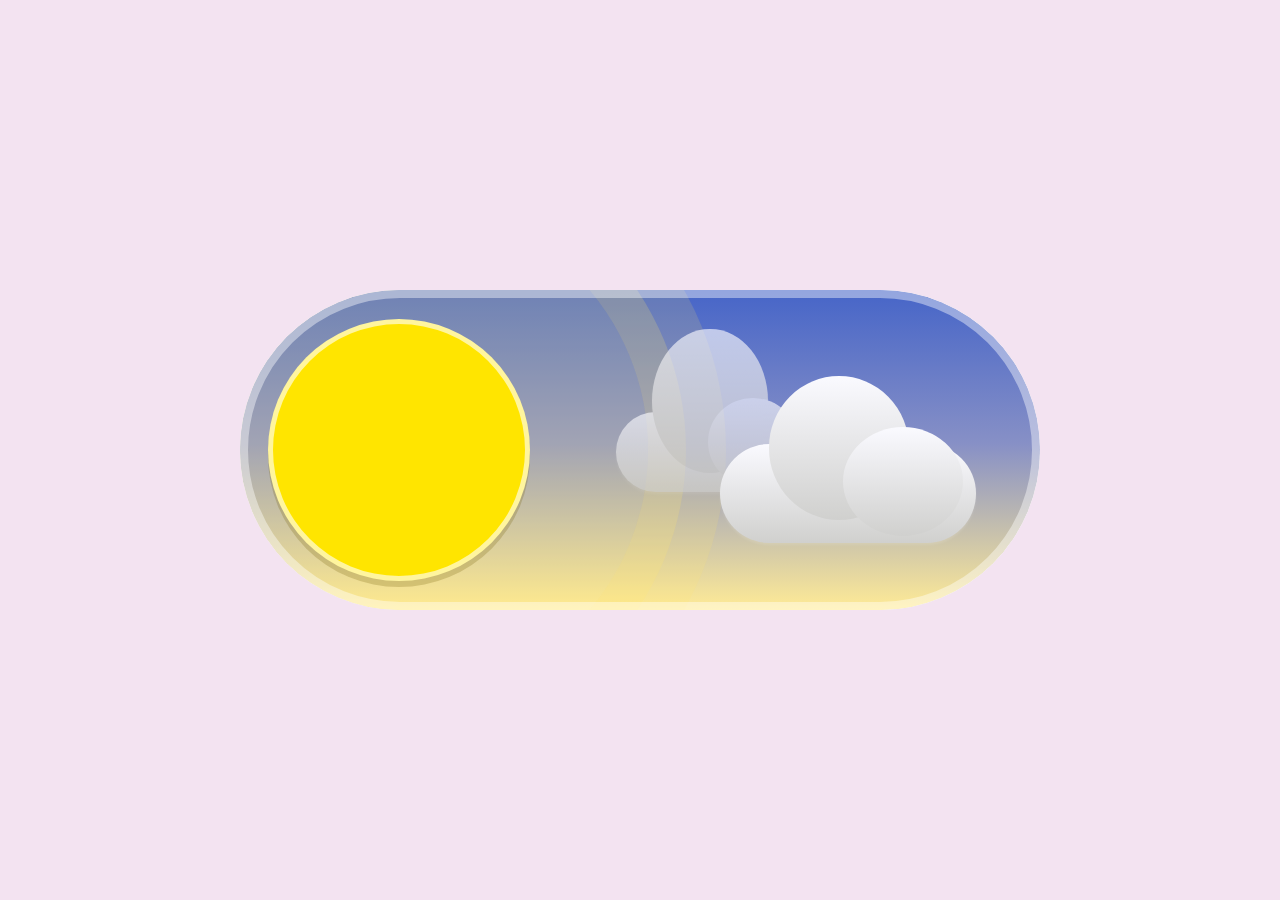
<file: index.html>
<!DOCTYPE html>
<html lang="en">
<head>
<meta charset="utf-8"/>
<meta content="width=device-width, initial-scale=1, viewport-fit=cover" name="viewport"/>
<title>Sun & Moon Toggle</title>
<meta name="description" content="An interactive animated Sun & Moon toggle switch. Click to switch between day and night.">
<meta property="og:title" content="Sun & Moon Toggle"/>
<meta property="og:type" content="website"/>
<meta property="og:url" content="https://myya-design.github.io/toggles/"/>
<meta property="og:description" content="An interactive animated day and night toggle switch."/>
<meta property="og:image" content="https://myya-design.github.io/toggles/og.jpg"/>
<meta property="og:image:type" content="image/jpeg"/>
<meta property="og:image:width" content="1200"/>
<meta property="og:image:height" content="630"/>
<meta property="og:image:alt" content="Sun and Moon interactive toggle switch with day and night scenes"/>
<meta name="twitter:card" content="summary_large_image"/>
<meta name="twitter:title" content="Sun & Moon Toggle"/>
<meta name="twitter:description" content="An interactive animated day and night toggle switch."/>
<meta name="twitter:image" content="https://myya-design.github.io/toggles/og.jpg"/>
<link rel="canonical" href="https://myya-design.github.io/toggles/"/>
<link rel="stylesheet" href="style.css">
</head>
<body>
<main class="toggles" aria-label="Day and night toggle demo">
<button class="toggle day" id="dayToggle" role="switch" aria-checked="false" aria-label="Switch day scene to night">
<span class="sky"></span><span class="rings"></span><span class="clouds"><span class="cloud back"></span><span class="cloud"></span></span><span class="stars" aria-hidden="true"></span><span class="orb"><span class="crater one"></span><span class="crater two"></span><span class="crater three"></span></span>
</button>
</main>
<script src="script.js" defer></script>
</body>
</html>
</file>
<file: style.css>
:root{color-scheme:light;--pink:#f3e3f1}*{box-sizing:border-box}body{margin:0;min-height:100vh;background:var(--pink);display:grid;place-items:center;font-family:Arial,sans-serif}.toggles{width:min(80vw,800px);display:grid;gap:clamp(45px,9vw,125px)}.toggle{appearance:none;border:0;padding:0;display:block;position:relative;width:100%;aspect-ratio:2.5/1;border-radius:999px;overflow:hidden;cursor:pointer;isolation:isolate;box-shadow:inset 0 0 0 8px rgba(255,255,255,.5);transition:filter .25s}.toggle:focus-visible{outline:4px solid #a184df;outline-offset:8px}.toggle .sky{position:absolute;inset:0;border-radius:inherit;transition:background .6s}.day .sky{background:linear-gradient(180deg,#4665c8 0%,#8790c6 48%,#ffeb96 100%)}.night .sky{background:linear-gradient(180deg,#1b2334 0%,#50618d 100%)}.toggle::after{content:"";position:absolute;inset:0;border:8px solid rgba(255,255,255,.42);border-radius:inherit;pointer-events:none;z-index:9}.rings{position:absolute;top:50%;left:20%;width:62%;aspect-ratio:1;transform:translate(-50%,-50%);border-radius:50%;background:rgba(255,233,116,.22);box-shadow:0 0 0 38px rgba(255,229,109,.2),0 0 0 78px rgba(255,229,109,.15);transition:left .8s,background .8s,box-shadow .8s}.night .rings{left:80%;background:rgba(215,220,248,.18);box-shadow:0 0 0 38px rgba(215,220,248,.14),0 0 0 78px rgba(215,220,248,.11)}.orb{position:absolute;z-index:4;top:9%;left:3.5%;height:82%;aspect-ratio:1;border-radius:50%;background:#ffe500;border:5px solid rgba(255,255,255,.62);box-shadow:0 6px 0 rgba(122,101,15,.25);transition:left .8s cubic-bezier(.2,.8,.2,1),background .6s,border-color .6s}.night .orb{left:63.5%;background:#d9dced;border-color:#f6f4ff;box-shadow:0 6px 0 rgba(80,82,116,.35)}.crater{position:absolute;background:#abb3dc;border-radius:50%;opacity:0;transition:opacity .4s}.night .crater{opacity:1}.crater.one{width:28%;height:28%;left:50%;top:18%}.crater.two{width:15%;height:15%;left:15%;top:39%}.crater.three{width:22%;height:22%;left:44%;top:65%}.clouds{position:absolute;inset:0;transition:opacity .4s,transform .8s}.cloud{position:absolute;width:32%;height:31%;background:linear-gradient(#fafaff,#d0d0ce);border-radius:999px;right:8%;bottom:21%;filter:drop-shadow(0 2px 1px rgba(255,255,255,.12))}.cloud:before,.cloud:after{content:"";position:absolute;border-radius:50%;background:inherit}.cloud:before{width:55%;height:145%;left:19%;bottom:23%}.cloud:after{width:47%;height:110%;right:5%;bottom:7%}.cloud.back{right:29%;bottom:37%;width:24%;height:25%;opacity:.65}.cloud.back:before{width:60%;height:180%}.night .clouds{opacity:0;transform:translateX(30%)}.stars{position:absolute;inset:0;opacity:0;transition:opacity .5s}.night .stars{opacity:1}.star{position:absolute;color:#f5f6ff;font-size:clamp(12px,2.8vw,31px);text-shadow:0 0 7px white;animation:twinkle 2.5s infinite alternate}.star:nth-child(1){left:9%;top:22%}.star:nth-child(2){left:20%;top:38%;font-size:22px;animation-delay:.3s}.star:nth-child(3){left:34%;top:24%;animation-delay:.7s}.star:nth-child(4){left:44%;top:11%;font-size:20px}.star:nth-child(5){left:12%;top:66%}.star:nth-child(6){left:26%;top:78%;font-size:19px}.star:nth-child(7){left:43%;top:76%}.star:nth-child(8){left:24%;top:12%;font-size:13px}.star:nth-child(9){left:40%;top:54%;font-size:14px}@keyframes twinkle{from{opacity:.5;transform:scale(.8)}to{opacity:1;transform:scale(1.15)}}@media(prefers-reduced-motion:reduce){*,*:before,*:after{animation:none!important;transition:none!important}}
</file>
